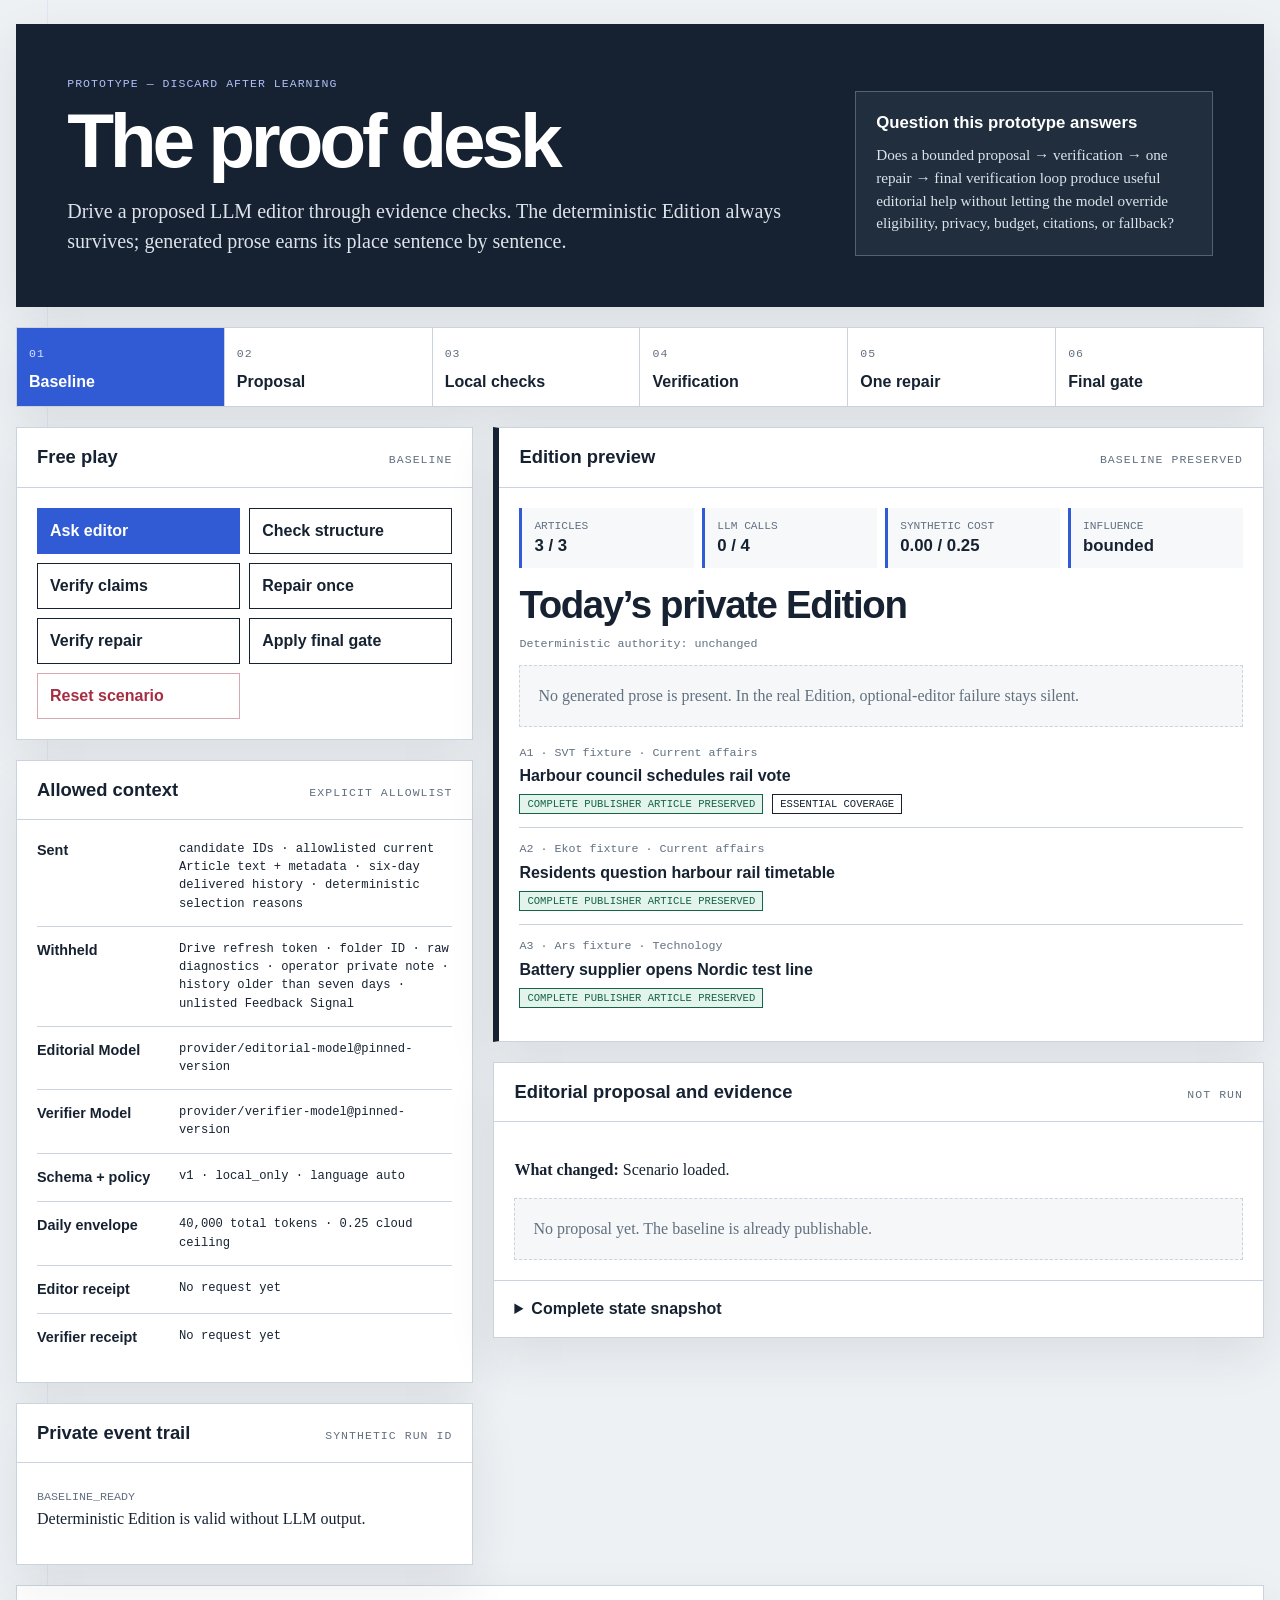
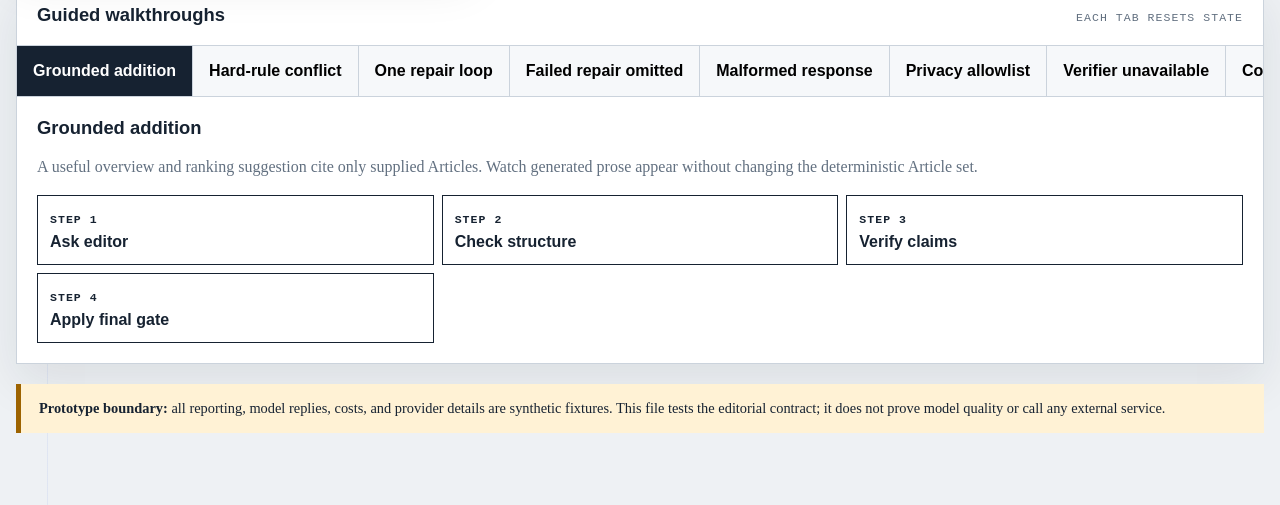
<file: prototypes/llm-editor/index.html>
<!DOCTYPE html>
<html lang="en">
<head>
  <meta charset="utf-8">
  <meta name="viewport" content="width=device-width, initial-scale=1">
  <title>LLM editor proof desk — throwaway prototype</title>
  <style>
    :root {
      --paper: #eef1f4;
      --sheet: #ffffff;
      --ink: #162231;
      --muted: #627080;
      --rule: #cbd3dc;
      --blue: #315bd5;
      --blue-soft: #e6ecff;
      --amber: #9d6300;
      --amber-soft: #fff2d5;
      --red: #a52e43;
      --red-soft: #ffe8ec;
      --green: #176348;
      --green-soft: #e2f4ec;
      --shadow: 0 18px 45px rgba(22, 34, 49, 0.09);
      --display: "Avenir Next", Avenir, "Segoe UI", sans-serif;
      --body: Charter, "Bitstream Charter", Georgia, serif;
      --utility: ui-monospace, "SFMono-Regular", Consolas, monospace;
    }

    * { box-sizing: border-box; }

    body {
      margin: 0;
      color: var(--ink);
      background:
        linear-gradient(90deg, transparent 0 47px, rgba(49, 91, 213, 0.08) 47px 48px, transparent 48px),
        var(--paper);
      font-family: var(--body);
      line-height: 1.5;
    }

    button { font: inherit; }
    button:focus-visible, summary:focus-visible { outline: 3px solid #86a2ff; outline-offset: 3px; }

    .shell { width: min(1480px, calc(100% - 32px)); margin: 24px auto 72px; }

    .masthead {
      display: grid;
      grid-template-columns: minmax(0, 1.7fr) minmax(280px, 0.8fr);
      gap: 28px;
      padding: clamp(24px, 4vw, 56px);
      background: var(--ink);
      color: #fff;
      box-shadow: var(--shadow);
    }

    .kicker, .label, .status, .step-number {
      font-family: var(--utility);
      font-size: 0.72rem;
      letter-spacing: 0.09em;
      text-transform: uppercase;
    }

    .kicker { color: #aebff7; }
    h1 { max-width: 820px; margin: 12px 0 18px; font: 700 clamp(2.3rem, 6vw, 5.8rem)/0.96 var(--display); letter-spacing: -0.055em; }
    .lede { max-width: 780px; margin: 0; color: #dce3eb; font-size: clamp(1rem, 1.7vw, 1.25rem); }
    .question { align-self: end; padding: 20px; border: 1px solid #536170; background: #202e3d; }
    .question strong { display: block; margin-bottom: 10px; font: 650 1.05rem/1.3 var(--display); }
    .question p { margin: 0; color: #dce3eb; font-size: 0.95rem; }

    .pipeline {
      display: grid;
      grid-template-columns: repeat(6, 1fr);
      gap: 1px;
      margin: 20px 0;
      background: var(--rule);
      border: 1px solid var(--rule);
      box-shadow: var(--shadow);
    }

    .pipeline-step { min-height: 74px; padding: 12px; background: var(--sheet); }
    .pipeline-step .step-number { color: var(--muted); }
    .pipeline-step strong { display: block; margin-top: 6px; font-family: var(--display); }
    .pipeline-step.active { background: var(--blue); color: #fff; }
    .pipeline-step.active .step-number { color: #dbe4ff; }
    .pipeline-step.done { background: var(--green-soft); }
    .pipeline-step.failed { background: var(--red-soft); }

    .workspace { display: grid; grid-template-columns: minmax(0, 0.92fr) minmax(420px, 1.55fr); gap: 20px; align-items: start; }
    .stack { display: grid; gap: 20px; }
    .panel { background: var(--sheet); border: 1px solid var(--rule); box-shadow: var(--shadow); }
    .panel-head { display: flex; justify-content: space-between; gap: 16px; align-items: baseline; padding: 18px 20px; border-bottom: 1px solid var(--rule); }
    .panel-head h2 { margin: 0; font: 700 1.15rem/1.2 var(--display); }
    .panel-body { padding: 20px; }
    .status { color: var(--muted); }
    .status.good { color: var(--green); }
    .status.warn { color: var(--amber); }
    .status.bad { color: var(--red); }

    .actions { display: grid; grid-template-columns: repeat(2, minmax(0, 1fr)); gap: 9px; }
    .action {
      min-height: 46px;
      border: 1px solid var(--ink);
      background: #fff;
      color: var(--ink);
      cursor: pointer;
      padding: 10px 12px;
      text-align: left;
      font-family: var(--display);
      font-weight: 650;
    }
    .action:hover { background: var(--blue-soft); border-color: var(--blue); }
    .action.primary { background: var(--blue); border-color: var(--blue); color: #fff; }
    .action.reset { color: var(--red); border-color: #d8a7b0; }

    .metrics { display: grid; grid-template-columns: repeat(auto-fit, minmax(120px, 1fr)); gap: 8px; margin-bottom: 18px; }
    .metric { padding: 12px; background: #f6f8fa; border-left: 3px solid var(--blue); }
    .metric span { display: block; color: var(--muted); font: 0.7rem var(--utility); text-transform: uppercase; }
    .metric strong { display: block; margin-top: 4px; font: 700 1.05rem var(--display); }

    .article, .addition, .finding, .event, .manifest-row { border-top: 1px solid var(--rule); padding: 13px 0; }
    .article:first-child, .addition:first-child, .finding:first-child, .event:first-child, .manifest-row:first-child { border-top: 0; padding-top: 0; }
    .article h3, .addition h3 { margin: 4px 0; font: 700 1rem/1.25 var(--display); }
    .meta { color: var(--muted); font-family: var(--utility); font-size: 0.73rem; }
    .badge { display: inline-block; margin-right: 5px; padding: 3px 7px; border: 1px solid currentColor; font: 0.66rem var(--utility); text-transform: uppercase; }
    .badge.ai { color: var(--blue); background: var(--blue-soft); }
    .badge.supported { color: var(--green); background: var(--green-soft); }
    .badge.unsupported, .badge.omitted { color: var(--red); background: var(--red-soft); }
    .badge.uncertain { color: var(--amber); background: var(--amber-soft); }
    .citation { color: var(--blue); font: 0.72rem var(--utility); white-space: nowrap; }

    .edition-preview { border-left: 6px solid var(--ink); }
    .edition-title { margin: 0 0 6px; font: 750 clamp(1.6rem, 3vw, 2.5rem)/1 var(--display); letter-spacing: -0.035em; }
    .empty-addition { padding: 18px; color: var(--muted); background: #f5f7f9; border: 1px dashed var(--rule); }

    .tabs { display: flex; overflow-x: auto; border-bottom: 1px solid var(--rule); }
    .tab { flex: 0 0 auto; border: 0; border-right: 1px solid var(--rule); padding: 13px 16px; background: #f6f8fa; cursor: pointer; font-family: var(--display); font-weight: 650; }
    .tab[aria-selected="true"] { background: var(--ink); color: #fff; }
    .walkthrough { display: grid; gap: 16px; }
    .walkthrough h3 { margin: 0; font: 700 1.15rem var(--display); }
    .walkthrough p { margin: 0; color: var(--muted); }
    .guided-steps { display: grid; grid-template-columns: repeat(3, minmax(0, 1fr)); gap: 8px; }
    .guided-steps button { min-height: 52px; }

    .manifest-row { display: grid; grid-template-columns: 130px 1fr; gap: 12px; font-size: 0.9rem; }
    .manifest-row strong { font-family: var(--display); }
    .manifest-row code { font-family: var(--utility); font-size: 0.76rem; overflow-wrap: anywhere; }

    details { border-top: 1px solid var(--rule); }
    summary { padding: 16px 20px; cursor: pointer; font-family: var(--display); font-weight: 700; }
    pre { max-height: 520px; overflow: auto; margin: 0; padding: 20px; background: #101923; color: #dce7f3; font: 0.75rem/1.55 var(--utility); white-space: pre-wrap; }

    .prototype-note { margin-top: 20px; padding: 14px 18px; background: var(--amber-soft); border-left: 5px solid var(--amber); font-size: 0.9rem; }
    .walkthrough-panel { margin-top: 20px; }
    .articles { margin-top: 18px; }

    @media (max-width: 980px) {
      .masthead, .workspace { grid-template-columns: 1fr; }
      .pipeline { grid-template-columns: repeat(3, 1fr); }
    }
    @media (max-width: 620px) {
      .shell { width: min(100% - 16px, 1480px); margin-top: 8px; }
      .masthead { padding: 24px 20px; }
      .pipeline { grid-template-columns: repeat(2, 1fr); }
      .actions, .guided-steps, .metrics { grid-template-columns: 1fr; }
      .manifest-row { grid-template-columns: 1fr; gap: 3px; }
    }
    @media (prefers-reduced-motion: reduce) { * { scroll-behavior: auto !important; } }
  </style>
</head>
<body>
  <main class="shell">
    <header class="masthead">
      <div>
        <div class="kicker">Prototype — discard after learning</div>
        <h1>The proof desk</h1>
        <p class="lede">Drive a proposed LLM editor through evidence checks. The deterministic Edition always survives; generated prose earns its place sentence by sentence.</p>
      </div>
      <aside class="question">
        <strong>Question this prototype answers</strong>
        <p>Does a bounded proposal → verification → one repair → final verification loop produce useful editorial help without letting the model override eligibility, privacy, budget, citations, or fallback?</p>
      </aside>
    </header>

    <section id="pipeline" class="pipeline" aria-label="Editorial verification pipeline"></section>

    <div class="workspace">
      <div class="stack">
        <section class="panel">
          <div class="panel-head">
            <h2>Free play</h2>
            <span id="phaseStatus" class="status"></span>
          </div>
          <div class="panel-body">
            <div class="actions">
              <button type="button" class="action primary" data-action="REQUEST_PROPOSAL">Ask editor</button>
              <button type="button" class="action" data-action="VALIDATE_PROPOSAL">Check structure</button>
              <button type="button" class="action" data-action="VERIFY">Verify claims</button>
              <button type="button" class="action" data-action="REPAIR">Repair once</button>
              <button type="button" class="action" data-action="REVERIFY">Verify repair</button>
              <button type="button" class="action" data-action="APPLY_GATE">Apply final gate</button>
              <button type="button" class="action reset" data-action="RESET">Reset scenario</button>
            </div>
          </div>
        </section>

        <section class="panel">
          <div class="panel-head">
            <h2>Allowed context</h2>
            <span class="status">explicit allowlist</span>
          </div>
          <div id="manifest" class="panel-body"></div>
        </section>

        <section class="panel">
          <div class="panel-head">
            <h2>Private event trail</h2>
            <span class="status">synthetic Run ID</span>
          </div>
          <div id="events" class="panel-body"></div>
        </section>
      </div>

      <div class="stack">
        <section class="panel edition-preview">
          <div class="panel-head">
            <h2>Edition preview</h2>
            <span id="editionStatus" class="status"></span>
          </div>
          <div id="edition" class="panel-body"></div>
        </section>

        <section class="panel">
          <div class="panel-head">
            <h2>Editorial proposal and evidence</h2>
            <span id="proposalStatus" class="status"></span>
          </div>
          <div id="evidence" class="panel-body"></div>
          <details>
            <summary>Complete state snapshot</summary>
            <pre id="stateDump"></pre>
          </details>
        </section>
      </div>
    </div>

    <section class="panel walkthrough-panel">
      <div class="panel-head">
        <h2>Guided walkthroughs</h2>
        <span class="status">each tab resets state</span>
      </div>
      <div id="tabs" class="tabs" role="tablist" aria-label="Prototype scenarios"></div>
      <div id="walkthrough" class="panel-body"></div>
    </section>

    <p class="prototype-note"><strong>Prototype boundary:</strong> all reporting, model replies, costs, and provider details are synthetic fixtures. This file tests the editorial contract; it does not prove model quality or call any external service.</p>
  </main>

  <script>
    const EditorLoop = (() => {
      const ARTICLES = [
        { id: "A1", source: "SVT fixture", section: "Current affairs", title: "Harbour council schedules rail vote", selected: true, essential: true },
        { id: "A2", source: "Ekot fixture", section: "Current affairs", title: "Residents question harbour rail timetable", selected: true, essential: false },
        { id: "A3", source: "Ars fixture", section: "Technology", title: "Battery supplier opens Nordic test line", selected: true, essential: false },
        { id: "M1", source: "Muted fixture", section: "Technology", title: "Rumour repeats an old launch claim", selected: false, essential: false }
      ];

      const SCENARIOS = {
        happy: {
          title: "Grounded addition",
          description: "A useful overview and ranking suggestion cite only supplied Articles. Watch generated prose appear without changing the deterministic Article set.",
          proposal: "grounded", verification: "supported", repair: "none", costCap: 0.25, estimatedWorstCase: 0.07,
          steps: ["REQUEST_PROPOSAL", "VALIDATE_PROPOSAL", "VERIFY", "APPLY_GATE"]
        },
        authority: {
          title: "Hard-rule conflict",
          description: "The editor tries to revive a muted Article and overrule Essential Coverage. Local validation must reject the proposal before verification.",
          proposal: "authority_violation", verification: "unused", repair: "none", costCap: 0.25, estimatedWorstCase: 0.07,
          steps: ["REQUEST_PROPOSAL", "VALIDATE_PROPOSAL", "APPLY_GATE"]
        },
        repair: {
          title: "One repair loop",
          description: "One unsupported claim is found. The editor gets one repair, and the repaired prose must pass a second verification before publication.",
          proposal: "unsupported", verification: "unsupported", repair: "successful", costCap: 0.25, estimatedWorstCase: 0.09,
          steps: ["REQUEST_PROPOSAL", "VALIDATE_PROPOSAL", "VERIFY", "REPAIR", "REVERIFY", "APPLY_GATE"]
        },
        failedRepair: {
          title: "Failed repair omitted",
          description: "The single repair still contains an unsupported claim. No second repair is allowed; all optional output is omitted.",
          proposal: "unsupported", verification: "unsupported", repair: "failed", costCap: 0.25, estimatedWorstCase: 0.09,
          steps: ["REQUEST_PROPOSAL", "VALIDATE_PROPOSAL", "VERIFY", "REPAIR", "REVERIFY", "APPLY_GATE"]
        },
        malformed: {
          title: "Malformed response",
          description: "The provider returns invalid structured output. No verifier call is made and the deterministic Edition remains untouched.",
          proposal: "malformed", verification: "unused", repair: "none", costCap: 0.25, estimatedWorstCase: 0.07,
          steps: ["REQUEST_PROPOSAL", "VALIDATE_PROPOSAL", "APPLY_GATE"]
        },
        privacy: {
          title: "Privacy allowlist",
          description: "Sensitive sentinels exist in private state but are excluded from both editor and verifier receipts. Only explicitly allowed fields cross the boundary.",
          proposal: "grounded", verification: "supported", repair: "none", costCap: 0.25, estimatedWorstCase: 0.07,
          steps: ["REQUEST_PROPOSAL", "VALIDATE_PROPOSAL", "VERIFY", "APPLY_GATE"]
        },
        verifier: {
          title: "Verifier unavailable",
          description: "The proposal is structurally valid but cannot be verified. The optional layer stays silent; the baseline Edition still publishes.",
          proposal: "grounded", verification: "unavailable", repair: "none", costCap: 0.25, estimatedWorstCase: 0.07,
          steps: ["REQUEST_PROPOSAL", "VALIDATE_PROPOSAL", "VERIFY", "APPLY_GATE"]
        },
        cost: {
          title: "Cost reserve stop",
          description: "Worst-case proposal, verification, repair, and re-verification cost cannot be reserved. No provider call occurs.",
          proposal: "grounded", verification: "unused", repair: "none", costCap: 0.04, estimatedWorstCase: 0.09,
          steps: ["REQUEST_PROPOSAL", "APPLY_GATE"]
        }
      };

      const PHASES = ["baseline", "proposal", "structure", "verification", "repair", "gate"];

      function copy(value) { return JSON.parse(JSON.stringify(value)); }

      function initialState(scenarioKey = "happy") {
        const scenario = SCENARIOS[scenarioKey];
        return {
          scenarioKey,
          scenario: copy(scenario),
          runId: "proto-run-14",
          phase: "baseline",
          calls: { used: 0, maximum: 4, estimatedSpent: 0, ceiling: scenario.costCap, worstCaseReserve: scenario.estimatedWorstCase },
          models: {
            editorial: "provider/editorial-model@pinned-version",
            verifier: "provider/verifier-model@pinned-version",
            evaluatedPair: true
          },
          editorialInfluence: "bounded",
          contract: {
            schemaVersion: 1,
            sourceProcessing: "local_only",
            editorialLanguage: "auto",
            wordLimits: { articleSummary: 80, revisionSummary: 120, mainSectionOverview: 180 },
            evidenceRetentionDays: 90,
            evidenceBytesPerRun: 262144,
            totalTokenCeiling: 40000
          },
          manifest: {
            sent: ["candidate IDs", "allowlisted current Article text + metadata", "six-day delivered history", "deterministic selection reasons"],
            withheld: ["Drive refresh token", "folder ID", "raw diagnostics", "operator private note", "history older than seven days", "unlisted Feedback Signal"],
            editorReceipt: [],
            verifierReceipt: []
          },
          deterministic: {
            selectedArticleIds: ["A1", "A2", "A3"],
            essentialArticleIds: ["A1"],
            excludedArticleIds: ["M1"],
            budget: { maxArticles: 3, filled: 3 },
            authority: "unchanged"
          },
          proposal: null,
          structure: { status: "not_checked", reasons: [] },
          verification: { status: "not_run", findings: [] },
          repair: { attempted: false, status: "not_run" },
          outcome: { status: "baseline_ready", additions: [], suggestions: [], readerNote: null },
          events: [{ code: "BASELINE_READY", message: "Deterministic Edition is valid without LLM output." }],
          lastChange: "Scenario loaded."
        };
      }

      function groundedProposal(kind) {
        const unsupported = kind === "unsupported";
        return {
          schemaVersion: 1,
          validJson: kind !== "malformed",
          ranking: [
            { articleId: "A2", editorialPriority: "raise", reason: "Adds a resident perspective", citations: ["A2"] }
          ],
          clusterSuggestions: [
            { candidateIds: ["A1", "A2"], eventLabel: "Harbour rail vote", evidence: ["A1", "A2"], status: "advisory" }
          ],
          additions: [
            {
              id: "OVERVIEW-1",
              type: "Main Section Overview",
              section: "Current affairs",
              claims: [
                { id: "C1", text: "The harbour rail plan returns to the council for a scheduled vote.", citations: ["A1"] },
                { id: "C2", text: unsupported ? "The plan will cut every resident’s travel costs." : "Residents are questioning the proposed timetable.", citations: ["A2"] }
              ]
            },
            {
              id: "SUMMARY-A3",
              type: "Article Summary",
              articleId: "A3",
              claims: [
                { id: "C3", text: "A Nordic battery test line is opening for supplier trials.", citations: ["A3"] }
              ]
            }
          ]
        };
      }

      function proposalFor(kind) {
        if (kind === "malformed") return { raw: "{ additions: [ missing quote ]", validJson: false };
        if (kind === "authority_violation") {
          const proposal = groundedProposal("grounded");
          proposal.ranking.unshift({ articleId: "M1", editorialPriority: "raise", reason: "Include muted rumour", citations: ["M1"] });
          proposal.ranking.push({ articleId: "A1", editorialPriority: "lower", reason: "Remove essential item", citations: ["A1"] });
          return proposal;
        }
        return groundedProposal(kind);
      }

      function structuralCheck(state) {
        if (!state.proposal || state.proposal.validJson === false) return ["Response is not valid schema-conforming JSON."];
        const refs = [];
        (state.proposal.ranking || []).forEach(item => refs.push(item.articleId));
        (state.proposal.clusterSuggestions || []).forEach(item => refs.push(...item.candidateIds));
        (state.proposal.additions || []).forEach(addition => addition.claims.forEach(claim => refs.push(...claim.citations)));
        const forbidden = refs.filter(id => !state.deterministic.selectedArticleIds.includes(id));
        const reasons = [];
        if (forbidden.length) reasons.push(`References ineligible or unsupplied IDs: ${[...new Set(forbidden)].join(", ")}.`);
        if ((state.proposal.ranking || []).some(item => state.deterministic.essentialArticleIds.includes(item.articleId) && item.editorialPriority === "lower")) {
          reasons.push("Attempts to lower deterministic Essential Coverage.");
        }
        return reasons;
      }

      function findingsFor(state, repaired = false) {
        const claims = (state.proposal?.additions || []).flatMap(addition => addition.claims);
        if (repaired) return claims.map(claim => ({ claimId: claim.id, status: "supported", citations: claim.citations }));
        return claims.map(claim => ({
          claimId: claim.id,
          status: state.scenario.verification === "unsupported" && claim.id === "C2" ? "unsupported" : "supported",
          citations: claim.citations
        }));
      }

      function addEvent(next, code, message) {
        next.events.push({ code, message });
        next.lastChange = message;
        return next;
      }

      function fallback(next, code, reason) {
        next.phase = "gate";
        next.outcome = { status: "deterministic_fallback", additions: [], suggestions: [], readerNote: null };
        next.deterministic.authority = "unchanged";
        return addEvent(next, code, reason);
      }

      function reduce(state, action) {
        if (action.type === "RESET") return initialState(state.scenarioKey);
        if (action.type === "LOAD_SCENARIO") return initialState(action.scenarioKey);
        const next = copy(state);

        if (action.type === "REQUEST_PROPOSAL") {
          if (state.phase !== "baseline") return addEvent(next, "ACTION_IGNORED", "Editor can only start from the deterministic baseline.");
          if (state.calls.worstCaseReserve > state.calls.ceiling) return fallback(next, "COST_RESERVE_REJECTED", "Worst-case proposal, verification, repair, and re-verification cost cannot be reserved. No provider call made.");
          next.calls.used += 1;
          next.calls.estimatedSpent = 0.02;
          next.manifest.editorReceipt = [...next.manifest.sent];
          next.proposal = proposalFor(state.scenario.proposal);
          next.phase = "proposal";
          next.outcome.status = "proposal_received";
          return addEvent(next, "PROPOSAL_RECEIVED", "Structured editorial proposal received; deterministic Edition unchanged.");
        }

        if (action.type === "VALIDATE_PROPOSAL") {
          if (state.phase !== "proposal") return addEvent(next, "ACTION_IGNORED", "Structure can only be checked after a proposal arrives.");
          const reasons = structuralCheck(next);
          next.structure = { status: reasons.length ? "rejected" : "accepted", reasons };
          next.phase = "structure";
          if (reasons.length) return addEvent(next, "PROPOSAL_REJECTED", "Local structure or authority checks rejected the proposal before verification.");
          return addEvent(next, "PROPOSAL_ACCEPTED", "JSON shape, citation IDs, and deterministic authority checks passed.");
        }

        if (action.type === "VERIFY") {
          if (state.phase !== "structure" || state.structure.status !== "accepted") return addEvent(next, "ACTION_IGNORED", "Claims can only be verified after local checks pass.");
          if (state.scenario.verification === "unavailable") return fallback(next, "VERIFIER_UNAVAILABLE", "Verifier unavailable; all optional output discarded without a reader-facing error.");
          next.calls.used += 1;
          next.calls.estimatedSpent = 0.04;
          next.manifest.verifierReceipt = [...next.manifest.sent];
          next.verification.findings = findingsFor(next, false);
          const failed = next.verification.findings.some(item => item.status !== "supported");
          next.verification.status = failed ? "repair_required" : "supported";
          next.phase = "verification";
          return addEvent(next, failed ? "CLAIM_REJECTED" : "CLAIMS_SUPPORTED", failed ? "At least one claim is unsupported; one repair is available." : "Every factual sentence is supported by supplied citations.");
        }

        if (action.type === "REPAIR") {
          if (state.phase !== "verification" || state.verification.status !== "repair_required") return addEvent(next, "ACTION_IGNORED", "Repair is available only after a failed verification.");
          next.calls.used += 1;
          next.calls.estimatedSpent = 0.06;
          next.repair = { attempted: true, status: "received" };
          if (state.scenario.repair === "successful") {
            const claim = next.proposal.additions.flatMap(addition => addition.claims).find(item => item.id === "C2");
            claim.text = "Residents are questioning the proposed timetable.";
            claim.citations = ["A2"];
          }
          next.phase = "repair";
          return addEvent(next, "REPAIR_RECEIVED", "One repaired proposal received. New prose remains unpublished until verified again.");
        }

        if (action.type === "REVERIFY") {
          if (state.phase !== "repair") return addEvent(next, "ACTION_IGNORED", "Only repaired prose can enter final verification.");
          next.calls.used += 1;
          next.calls.estimatedSpent = 0.08;
          next.verification.findings = findingsFor(next, state.scenario.repair === "successful");
          const failed = next.verification.findings.some(item => item.status !== "supported");
          next.verification.status = failed ? "rejected_final" : "supported_after_repair";
          next.phase = "verification";
          return addEvent(next, failed ? "REPAIR_REJECTED" : "REPAIR_SUPPORTED", failed ? "Repaired prose still has unresolved claims; no further loop is allowed." : "The single repair passed fresh verification.");
        }

        if (action.type === "APPLY_GATE") {
          if (["supported", "supported_after_repair"].includes(state.verification.status) && state.structure.status === "accepted") {
            next.phase = "gate";
            next.outcome = {
              status: "enhanced",
              additions: copy(state.proposal.additions),
              suggestions: ["A2 receives a bounded editorial raise", "A1 + A2 sent to deterministic cluster evaluation"],
              readerNote: "AI-generated from the cited Articles and automatically reviewed."
            };
            next.deterministic.authority = "re-applied after advisory suggestions";
            return addEvent(next, "ENHANCEMENT_ACCEPTED", "Verified additions published; advisory suggestions passed back through deterministic constraints.");
          }
          if (["rejected", "rejected_final"].includes(state.structure.status) || state.verification.status === "rejected_final") {
            return fallback(next, "ENHANCEMENT_OMITTED", "Optional output failed its final gate; deterministic Edition retained.");
          }
          if (state.outcome.status === "deterministic_fallback") return addEvent(next, "FALLBACK_CONFIRMED", "Deterministic fallback already selected.");
          return addEvent(next, "ACTION_IGNORED", "Final gate needs verified prose or a terminal failure.");
        }

        return addEvent(next, "UNKNOWN_ACTION", `Unknown action: ${action.type}`);
      }

      return { ARTICLES, SCENARIOS, PHASES, initialState, reduce };
    })();

    let state = EditorLoop.initialState();

    const el = id => document.getElementById(id);
    const escapeHtml = value => String(value).replace(/[&<>"]/g, character => ({ "&": "&amp;", "<": "&lt;", ">": "&gt;", '"': "&quot;" })[character]);
    const phaseIndex = phase => ({ baseline: 0, proposal: 1, structure: 2, verification: 3, repair: 4, gate: 5 })[phase] ?? 0;

    function renderPipeline() {
      const active = phaseIndex(state.phase);
      const names = ["Baseline", "Proposal", "Local checks", "Verification", "One repair", "Final gate"];
      el("pipeline").innerHTML = names.map((name, index) => {
        let cls = "pipeline-step";
        if (index < active) cls += " done";
        if (index === active) cls += " active";
        if (state.outcome.status === "deterministic_fallback" && index === active) cls += " failed";
        return `<div class="${cls}"><span class="step-number">${String(index + 1).padStart(2, "0")}</span><strong>${name}</strong></div>`;
      }).join("");
    }

    function renderManifest() {
      const rows = [
        ["Sent", state.manifest.sent.join(" · ")],
        ["Withheld", state.manifest.withheld.join(" · ")],
        ["Editorial Model", state.models.editorial],
        ["Verifier Model", state.models.verifier],
        ["Schema + policy", `v${state.contract.schemaVersion} · ${state.contract.sourceProcessing} · language ${state.contract.editorialLanguage}`],
        ["Daily envelope", `${state.contract.totalTokenCeiling.toLocaleString()} total tokens · ${state.calls.ceiling.toFixed(2)} cloud ceiling`],
        ["Editor receipt", state.manifest.editorReceipt.length ? state.manifest.editorReceipt.join(" · ") : "No request yet"],
        ["Verifier receipt", state.manifest.verifierReceipt.length ? state.manifest.verifierReceipt.join(" · ") : "No request yet"]
      ];
      el("manifest").innerHTML = rows.map(([key, value]) => `<div class="manifest-row"><strong>${key}</strong><code>${escapeHtml(value)}</code></div>`).join("");
    }

    function renderEdition() {
      const enhanced = state.outcome.status === "enhanced";
      const additions = enhanced ? state.outcome.additions : [];
      const additionHtml = additions.length ? additions.map(addition => `
        <article class="addition">
          <span class="badge ai">${escapeHtml(addition.type)}</span>
          <h3>${escapeHtml(addition.section || `About ${addition.articleId}`)}</h3>
          ${addition.claims.map(claim => `<p>${escapeHtml(claim.text)} <span class="citation">[${claim.citations.join(", ")}]</span></p>`).join("")}
        </article>`).join("") : `<div class="empty-addition">No generated prose is present. In the real Edition, optional-editor failure stays silent.</div>`;
      const articles = EditorLoop.ARTICLES.filter(article => state.deterministic.selectedArticleIds.includes(article.id)).map(article => `
        <article class="article">
          <div class="meta">${article.id} · ${escapeHtml(article.source)} · ${escapeHtml(article.section)}</div>
          <h3>${escapeHtml(article.title)}</h3>
          <span class="badge supported">Complete publisher Article preserved</span>
          ${article.essential ? '<span class="badge">Essential Coverage</span>' : ''}
        </article>`).join("");
      el("edition").innerHTML = `
        <div class="metrics">
          <div class="metric"><span>Articles</span><strong>${state.deterministic.selectedArticleIds.length} / ${state.deterministic.budget.maxArticles}</strong></div>
          <div class="metric"><span>LLM calls</span><strong>${state.calls.used} / ${state.calls.maximum}</strong></div>
          <div class="metric"><span>Synthetic cost</span><strong>${state.calls.estimatedSpent.toFixed(2)} / ${state.calls.ceiling.toFixed(2)}</strong></div>
          <div class="metric"><span>Influence</span><strong>${escapeHtml(state.editorialInfluence)}</strong></div>
        </div>
        <h3 class="edition-title">Today’s private Edition</h3>
        <p class="meta">Deterministic authority: ${escapeHtml(state.deterministic.authority)}</p>
        ${enhanced ? `<p><span class="badge ai">Editorial Addition</span> ${escapeHtml(state.outcome.readerNote)}</p>` : ""}
        ${additionHtml}
        <div class="articles">${articles}</div>`;
      const status = enhanced ? "Verified enhancement" : state.outcome.status === "deterministic_fallback" ? "Deterministic fallback" : "Baseline preserved";
      el("editionStatus").textContent = status;
      el("editionStatus").className = `status ${enhanced ? "good" : state.outcome.status === "deterministic_fallback" ? "warn" : ""}`;
    }

    function renderEvidence() {
      const proposal = state.proposal;
      const findings = state.verification.findings || [];
      const additions = proposal?.additions || [];
      let html = `<p><strong>What changed:</strong> ${escapeHtml(state.lastChange)}</p>`;
      if (!proposal) html += `<div class="empty-addition">No proposal yet. The baseline is already publishable.</div>`;
      if (proposal?.validJson === false) html += `<div class="finding"><span class="badge unsupported">Malformed</span><p>Structured output cannot be parsed or validated.</p></div>`;
      additions.forEach(addition => {
        html += `<article class="addition"><div class="meta">${escapeHtml(addition.id)} · ${escapeHtml(addition.type)}</div>`;
        addition.claims.forEach(claim => {
          const finding = findings.find(item => item.claimId === claim.id);
          const status = finding?.status || "not verified";
          html += `<div class="finding"><span class="badge ${status === "supported" ? "supported" : status === "not verified" ? "" : "unsupported"}">${escapeHtml(status)}</span><p>${escapeHtml(claim.text)} <span class="citation">[${claim.citations.join(", ")}]</span></p></div>`;
        });
        html += `</article>`;
      });
      if (state.structure.reasons.length) html += state.structure.reasons.map(reason => `<div class="finding"><span class="badge unsupported">Local rejection</span><p>${escapeHtml(reason)}</p></div>`).join("");
      el("evidence").innerHTML = html;
      el("proposalStatus").textContent = state.verification.status.replaceAll("_", " ");
      el("proposalStatus").className = `status ${state.verification.status.includes("supported") ? "good" : state.verification.status.includes("reject") || state.structure.status === "rejected" ? "bad" : ""}`;
      el("stateDump").textContent = JSON.stringify(state, null, 2);
    }

    function renderEvents() {
      el("events").innerHTML = [...state.events].reverse().map(event => `<div class="event"><span class="meta">${escapeHtml(event.code)}</span><br>${escapeHtml(event.message)}</div>`).join("");
    }

    function renderTabs() {
      el("tabs").innerHTML = Object.entries(EditorLoop.SCENARIOS).map(([key, scenario]) => `<button type="button" class="tab" role="tab" aria-selected="${state.scenarioKey === key}" data-scenario="${key}">${escapeHtml(scenario.title)}</button>`).join("");
      const scenario = EditorLoop.SCENARIOS[state.scenarioKey];
      el("walkthrough").innerHTML = `<div class="walkthrough"><h3>${escapeHtml(scenario.title)}</h3><p>${escapeHtml(scenario.description)}</p><div class="guided-steps">${scenario.steps.map((step, index) => `<button type="button" class="action" data-action="${step}"><span class="step-number">Step ${index + 1}</span><br>${escapeHtml({ REQUEST_PROPOSAL: "Ask editor", VALIDATE_PROPOSAL: "Check structure", VERIFY: "Verify claims", REPAIR: "Repair once", REVERIFY: "Verify repair", APPLY_GATE: "Apply final gate" }[step])}</button>`).join("")}</div></div>`;
    }

    function render() {
      renderPipeline();
      renderManifest();
      renderEdition();
      renderEvidence();
      renderEvents();
      renderTabs();
      el("phaseStatus").textContent = state.phase;
    }

    document.addEventListener("click", event => {
      const scenarioButton = event.target.closest("[data-scenario]");
      if (scenarioButton) {
        state = EditorLoop.reduce(state, { type: "LOAD_SCENARIO", scenarioKey: scenarioButton.dataset.scenario });
        render();
        return;
      }
      const actionButton = event.target.closest("[data-action]");
      if (actionButton) {
        state = EditorLoop.reduce(state, { type: actionButton.dataset.action });
        render();
      }
    });

    render();
  </script>
</body>
</html>
</file>
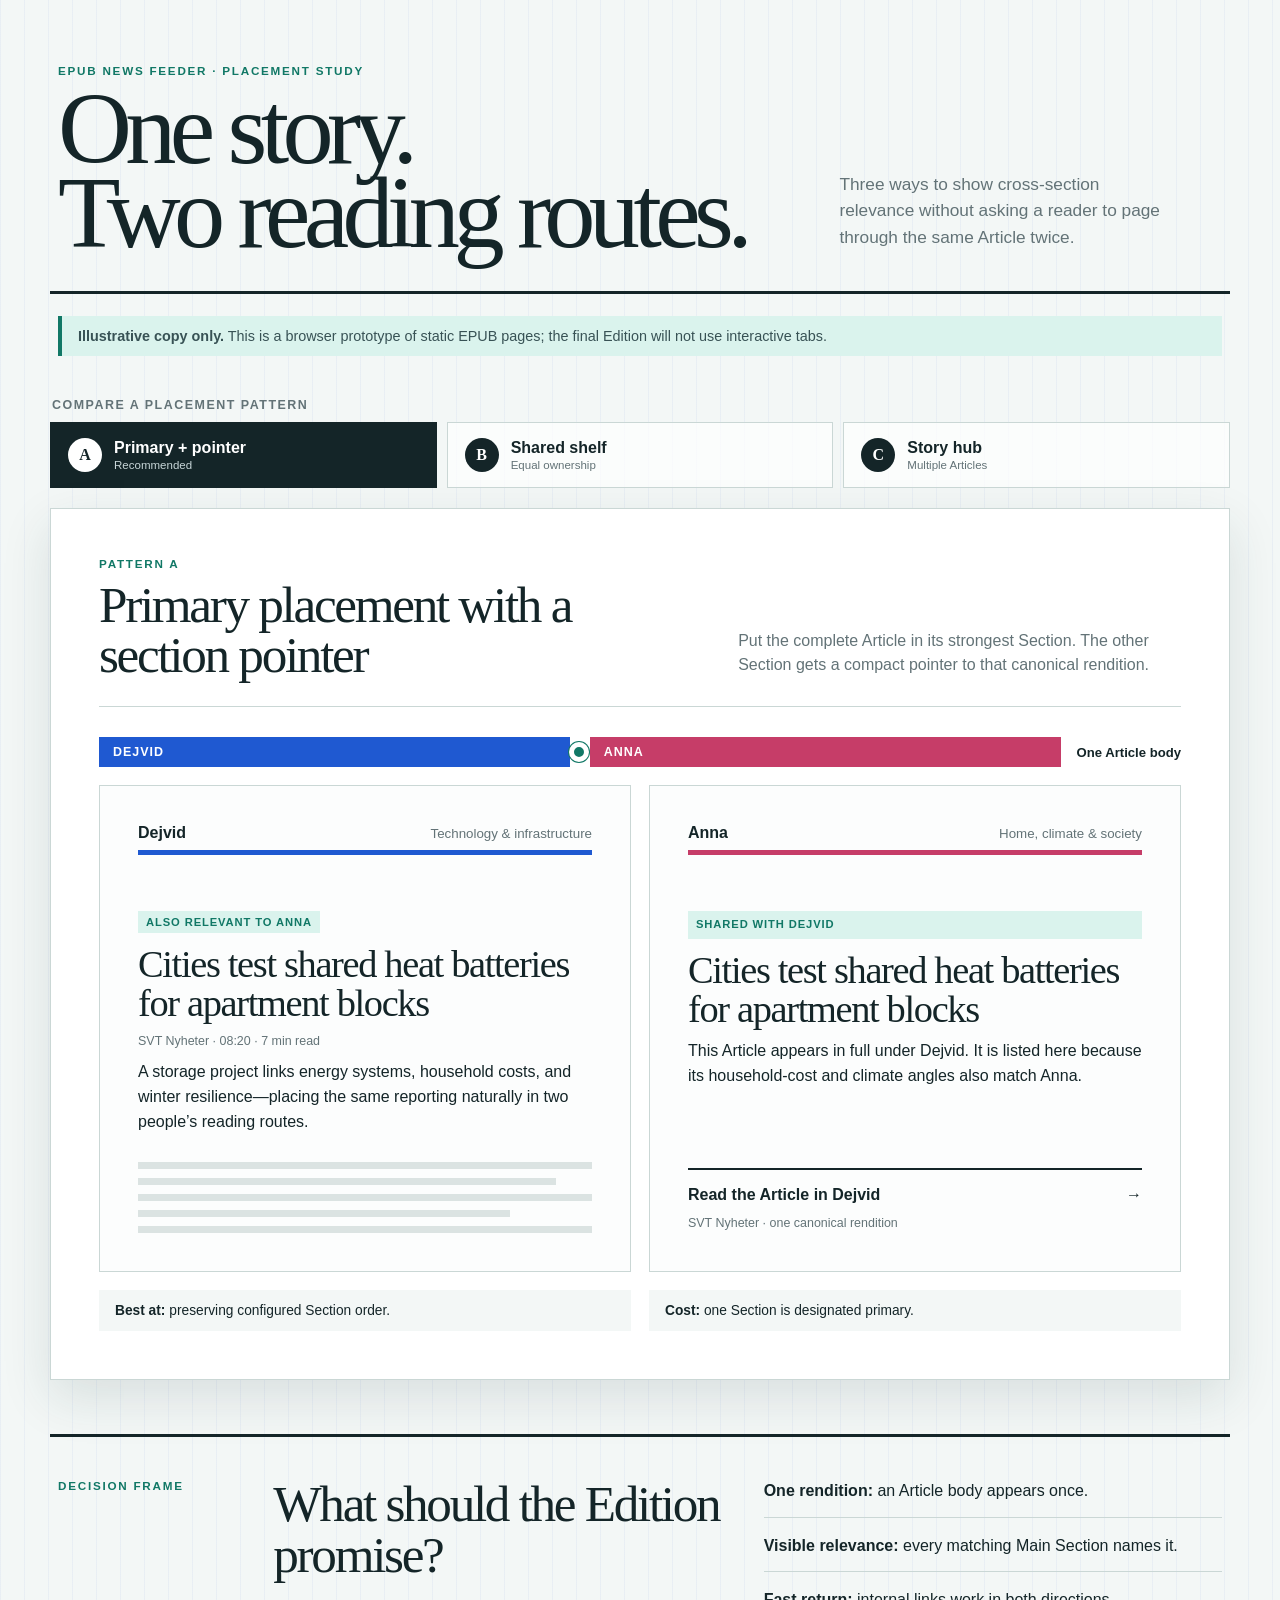
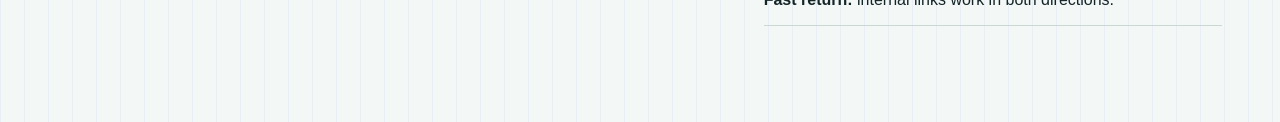
<file: prototypes/stories-spanning-sections/index.html>
<!DOCTYPE html>
<html lang="en">
  <head>
    <meta charset="utf-8">
    <meta name="viewport" content="width=device-width, initial-scale=1">
    <title>Cross-section story placement prototype</title>
    <link rel="stylesheet" href="styles.css">
  </head>
  <body>
    <main class="page-shell">
      <header class="masthead">
        <div>
          <p class="kicker">EPUB News Feeder · placement study</p>
          <h1>One story.<br>Two reading routes.</h1>
        </div>
        <p class="brief">
          Three ways to show cross-section relevance without asking a reader to
          page through the same Article twice.
        </p>
      </header>

      <aside class="prototype-note" aria-label="Prototype note">
        <strong>Illustrative copy only.</strong> This is a browser prototype of
        static EPUB pages; the final Edition will not use interactive tabs.
      </aside>

      <fieldset class="pattern-picker">
        <legend>Compare a placement pattern</legend>

        <input type="radio" name="pattern" id="pattern-a" checked>
        <label for="pattern-a">
          <span>A</span>
          Primary + pointer
          <small>Recommended</small>
        </label>

        <input type="radio" name="pattern" id="pattern-b">
        <label for="pattern-b">
          <span>B</span>
          Shared shelf
          <small>Equal ownership</small>
        </label>

        <input type="radio" name="pattern" id="pattern-c">
        <label for="pattern-c">
          <span>C</span>
          Story hub
          <small>Multiple Articles</small>
        </label>

        <div class="prototype-grid">
          <section class="pattern-panel" data-panel="a" aria-labelledby="a-title">
            <header class="pattern-intro">
              <div>
                <p class="option-label">Pattern A</p>
                <h2 id="a-title">Primary placement with a section pointer</h2>
              </div>
              <p>
                Put the complete Article in its strongest Section. The other
                Section gets a compact pointer to that canonical rendition.
              </p>
            </header>

            <div class="route-map" role="img" aria-label="Story route from Dejvid and Anna to one Article body">
              <span class="route route--dejvid">Dejvid</span>
              <span class="route-knot" aria-hidden="true"></span>
              <span class="route route--anna">Anna</span>
              <strong>One Article body</strong>
            </div>

            <div class="reader-spread">
              <article class="reader-page reader-page--full">
                <header class="section-marker section-marker--dejvid">
                  <span>Dejvid</span>
                  <small>Technology &amp; infrastructure</small>
                </header>
                <p class="story-flag">Also relevant to Anna</p>
                <h3>Cities test shared heat batteries for apartment blocks</h3>
                <p class="byline">SVT Nyheter · 08:20 · 7 min read</p>
                <p class="standfirst">
                  A storage project links energy systems, household costs, and
                  winter resilience—placing the same reporting naturally in two
                  people’s reading routes.
                </p>
                <div class="article-lines" role="img" aria-label="Placeholder article body">
                  <span></span><span></span><span></span><span></span><span></span>
                </div>
              </article>

              <article class="reader-page reader-page--pointer">
                <header class="section-marker section-marker--anna">
                  <span>Anna</span>
                  <small>Home, climate &amp; society</small>
                </header>
                <p class="pointer-label">Shared with Dejvid</p>
                <h3>Cities test shared heat batteries for apartment blocks</h3>
                <p>
                  This Article appears in full under Dejvid. It is listed here
                  because its household-cost and climate angles also match Anna.
                </p>
                <a href="#canonical-story">Read the Article in Dejvid <span>→</span></a>
                <p class="source-note">SVT Nyheter · one canonical rendition</p>
              </article>
            </div>

            <footer class="tradeoffs">
              <p><strong>Best at:</strong> preserving configured Section order.</p>
              <p><strong>Cost:</strong> one Section is designated primary.</p>
            </footer>
          </section>

          <section class="pattern-panel" data-panel="b" aria-labelledby="b-title">
            <header class="pattern-intro">
              <div>
                <p class="option-label">Pattern B</p>
                <h2 id="b-title">A shared shelf before personal Sections</h2>
              </div>
              <p>
                Promote cross-section Articles into a visible shared area. Both
                Main Sections point upward instead of owning the body.
              </p>
            </header>

            <div class="shared-shelf">
              <div class="shelf-heading">
                <p>Shared reading · 1 Article</p>
                <div class="section-pills">
                  <span class="pill pill--dejvid">Dejvid</span>
                  <span class="pill pill--anna">Anna</span>
                </div>
              </div>
              <h3>Cities test shared heat batteries for apartment blocks</h3>
              <p class="byline">SVT Nyheter · 08:20 · 7 min read</p>
              <p class="standfirst">
                One full Article lives here, before the Main Sections begin.
              </p>
            </div>

            <div class="toc-preview">
              <div class="toc-row toc-row--dejvid">
                <strong>Dejvid</strong>
                <span>Shared reading ↑ · Technology · Science</span>
              </div>
              <div class="toc-row toc-row--anna">
                <strong>Anna</strong>
                <span>Shared reading ↑ · Home · Current affairs</span>
              </div>
            </div>

            <footer class="tradeoffs">
              <p><strong>Best at:</strong> equal ownership and obvious sharing.</p>
              <p><strong>Cost:</strong> invents a new top-level placement.</p>
            </footer>
          </section>

          <section class="pattern-panel" data-panel="c" aria-labelledby="c-title">
            <header class="pattern-intro">
              <div>
                <p class="option-label">Pattern C</p>
                <h2 id="c-title">A Story Cluster hub with section bridges</h2>
              </div>
              <p>
                Use a hub when several distinct Articles cover one development.
                Each relevant Section links to the same cluster.
              </p>
            </header>

            <div class="cluster-layout">
              <aside class="cluster-bridge cluster-bridge--dejvid" aria-label="Bridge from Dejvid to Story Cluster">
                <span>From Dejvid</span>
                <strong>Energy systems</strong>
                <small>Go to Story Cluster →</small>
              </aside>

              <article class="cluster-hub">
                <p class="story-flag">Story Cluster · 2 Articles</p>
                <h3>Heat storage moves from industry into homes</h3>
                <p class="cluster-summary">
                  Two original reports, kept separate: Swedish deployment and
                  the technology making thermal storage cheaper.
                </p>
                <ol>
                  <li>
                    <strong>Cities test shared heat batteries…</strong>
                    <span>SVT Nyheter · Sweden</span>
                  </li>
                  <li>
                    <strong>Why thermal storage is getting cheaper</strong>
                    <span>Ars Technica · Technology</span>
                  </li>
                </ol>
              </article>

              <aside class="cluster-bridge cluster-bridge--anna" aria-label="Bridge from Anna to Story Cluster">
                <span>From Anna</span>
                <strong>Homes &amp; climate</strong>
                <small>Go to Story Cluster →</small>
              </aside>
            </div>

            <footer class="tradeoffs">
              <p><strong>Best at:</strong> plural reporting on one development.</p>
              <p><strong>Cost:</strong> heavier navigation for a single Article.</p>
            </footer>
          </section>
        </div>
      </fieldset>

      <section class="decision-frame" id="canonical-story">
        <p class="kicker">Decision frame</p>
        <h2>What should the Edition promise?</h2>
        <div>
          <p><strong>One rendition:</strong> an Article body appears once.</p>
          <p><strong>Visible relevance:</strong> every matching Main Section names it.</p>
          <p><strong>Fast return:</strong> internal links work in both directions.</p>
        </div>
      </section>
    </main>
  </body>
</html>
</file>
<file: prototypes/stories-spanning-sections/styles.css>
:root {
  --paper: #f3f7f6;
  --surface: #ffffff;
  --ink: #142528;
  --muted: #637377;
  --rule: #cad7d5;
  --dejvid: #1f59d1;
  --dejvid-soft: #e7efff;
  --anna: #c63d68;
  --anna-soft: #fde9ef;
  --shared: #117866;
  --shared-soft: #daf3ed;
  --shadow: 0 18px 48px rgba(24, 54, 57, 0.12);
  color-scheme: light;
  font-family: "Avenir Next", Avenir, "Segoe UI", sans-serif;
}

* {
  box-sizing: border-box;
}

body {
  margin: 0;
  color: var(--ink);
  background:
    linear-gradient(90deg, rgba(31, 89, 209, 0.05) 1px, transparent 1px) 0 0 / 24px 24px,
    var(--paper);
}

a {
  color: inherit;
}

.page-shell {
  width: min(1180px, calc(100% - 32px));
  margin: 0 auto;
  padding: 64px 0 80px;
}

.masthead {
  display: grid;
  grid-template-columns: 1.5fr 0.8fr;
  align-items: end;
  gap: 64px;
  padding: 0 8px 36px;
  border-bottom: 3px solid var(--ink);
}

.kicker,
.option-label {
  margin: 0 0 10px;
  color: var(--shared);
  font-size: 0.73rem;
  font-weight: 800;
  letter-spacing: 0.15em;
  text-transform: uppercase;
}

h1,
h2,
h3,
p {
  margin-top: 0;
}

h1,
h2,
h3 {
  font-family: Georgia, "Times New Roman", serif;
}

h1 {
  max-width: 760px;
  margin-bottom: 0;
  font-size: clamp(3rem, 8vw, 6.8rem);
  font-weight: 400;
  letter-spacing: -0.065em;
  line-height: 0.82;
}

.brief {
  max-width: 34ch;
  margin-bottom: 4px;
  color: var(--muted);
  font-size: 1.08rem;
  line-height: 1.55;
}

.prototype-note {
  margin: 22px 8px 0;
  padding: 12px 16px;
  border-left: 4px solid var(--shared);
  color: #385255;
  background: var(--shared-soft);
  font-size: 0.9rem;
}

.pattern-picker {
  display: grid;
  grid-template-columns: repeat(3, 1fr);
  gap: 10px;
  margin: 42px 0 0;
  padding: 0;
  border: 0;
}

.pattern-picker legend {
  grid-column: 1 / -1;
  width: 100%;
  margin-bottom: 10px;
  color: var(--muted);
  font-size: 0.78rem;
  font-weight: 800;
  letter-spacing: 0.12em;
  text-transform: uppercase;
}

.pattern-picker > input {
  position: absolute;
  inline-size: 1px;
  block-size: 1px;
  opacity: 0;
}

.pattern-picker > label {
  display: grid;
  grid-template-columns: auto 1fr;
  gap: 1px 12px;
  align-items: center;
  padding: 15px 17px;
  border: 1px solid var(--rule);
  background: rgba(255, 255, 255, 0.72);
  cursor: pointer;
  font-weight: 750;
}

.pattern-picker > label > span {
  grid-row: 1 / 3;
  display: grid;
  width: 34px;
  height: 34px;
  place-items: center;
  border-radius: 50%;
  color: var(--surface);
  background: var(--ink);
  font-family: Georgia, serif;
}

.pattern-picker > label small {
  color: var(--muted);
  font-size: 0.72rem;
  font-weight: 500;
}

.pattern-picker > input:focus-visible + label {
  outline: 3px solid var(--shared);
  outline-offset: 3px;
}

#pattern-a:checked + label,
#pattern-b:checked + label,
#pattern-c:checked + label {
  border-color: var(--ink);
  color: var(--surface);
  background: var(--ink);
}

#pattern-a:checked + label span,
#pattern-b:checked + label span,
#pattern-c:checked + label span {
  color: var(--ink);
  background: var(--surface);
}

#pattern-a:checked + label small,
#pattern-b:checked + label small,
#pattern-c:checked + label small {
  color: #c8d6d8;
}

.prototype-grid {
  grid-column: 1 / -1;
  margin-top: 10px;
}

.pattern-panel {
  display: none;
  padding: clamp(22px, 4vw, 48px);
  border: 1px solid var(--rule);
  background: var(--surface);
  box-shadow: var(--shadow);
}

#pattern-a:checked ~ .prototype-grid [data-panel="a"],
#pattern-b:checked ~ .prototype-grid [data-panel="b"],
#pattern-c:checked ~ .prototype-grid [data-panel="c"] {
  display: block;
}

.pattern-intro {
  display: grid;
  grid-template-columns: 1.15fr 0.85fr;
  gap: 40px;
  align-items: end;
  padding-bottom: 26px;
  border-bottom: 1px solid var(--rule);
}

.pattern-intro h2,
.decision-frame h2 {
  max-width: 20ch;
  margin-bottom: 0;
  font-size: clamp(2rem, 4vw, 3.6rem);
  font-weight: 400;
  letter-spacing: -0.045em;
  line-height: 0.98;
}

.pattern-intro > p {
  margin-bottom: 2px;
  color: var(--muted);
  line-height: 1.55;
}

.route-map {
  display: grid;
  grid-template-columns: 1fr 20px 1fr auto;
  align-items: center;
  gap: 0;
  margin: 30px 0 18px;
}

.route {
  padding: 8px 14px;
  color: var(--surface);
  font-size: 0.78rem;
  font-weight: 800;
  letter-spacing: 0.08em;
  text-transform: uppercase;
}

.route--dejvid {
  background: var(--dejvid);
}

.route--anna {
  background: var(--anna);
}

.route-knot {
  z-index: 1;
  width: 20px;
  height: 20px;
  margin-inline: -1px;
  border: 5px solid var(--surface);
  border-radius: 50%;
  background: var(--shared);
  box-shadow: 0 0 0 1px var(--shared);
}

.route-map strong {
  padding-left: 16px;
  font-size: 0.82rem;
}

.reader-spread {
  display: grid;
  grid-template-columns: 1fr 1fr;
  gap: 18px;
}

.reader-page {
  min-height: 460px;
  padding: clamp(22px, 4vw, 38px);
  border: 1px solid var(--rule);
  background: #fcfdfd;
}

.section-marker {
  display: flex;
  align-items: baseline;
  justify-content: space-between;
  gap: 14px;
  margin-bottom: 56px;
  padding-bottom: 8px;
  border-bottom: 5px solid;
}

.section-marker span {
  font-weight: 850;
}

.section-marker small {
  color: var(--muted);
}

.section-marker--dejvid {
  border-color: var(--dejvid);
}

.section-marker--anna {
  border-color: var(--anna);
}

.story-flag,
.pointer-label {
  display: inline-block;
  margin-bottom: 12px;
  padding: 5px 8px;
  color: var(--shared);
  background: var(--shared-soft);
  font-size: 0.7rem;
  font-weight: 800;
  letter-spacing: 0.08em;
  text-transform: uppercase;
}

.reader-page h3,
.shared-shelf h3,
.cluster-hub h3 {
  margin-bottom: 10px;
  font-size: clamp(1.55rem, 3vw, 2.45rem);
  font-weight: 400;
  letter-spacing: -0.035em;
  line-height: 1.02;
}

.byline,
.source-note {
  color: var(--muted);
  font-size: 0.78rem;
}

.standfirst,
.reader-page--pointer > p,
.cluster-summary {
  line-height: 1.55;
}

.article-lines {
  display: grid;
  gap: 9px;
  margin-top: 28px;
}

.article-lines span {
  height: 7px;
  background: #dbe3e2;
}

.article-lines span:nth-child(2) {
  width: 92%;
}

.article-lines span:nth-child(4) {
  width: 82%;
}

.reader-page--pointer {
  display: flex;
  flex-direction: column;
}

.reader-page--pointer a {
  display: flex;
  justify-content: space-between;
  gap: 12px;
  margin-top: auto;
  padding: 16px 0 10px;
  border-top: 2px solid var(--ink);
  font-weight: 800;
  text-decoration: none;
}

.reader-page--pointer a:focus-visible {
  outline: 3px solid var(--anna);
  outline-offset: 4px;
}

.source-note {
  margin-bottom: 0;
}

.tradeoffs {
  display: grid;
  grid-template-columns: 1fr 1fr;
  gap: 18px;
  margin-top: 18px;
}

.tradeoffs p {
  margin: 0;
  padding: 13px 16px;
  background: var(--paper);
  font-size: 0.86rem;
}

.shared-shelf {
  margin-top: 30px;
  padding: clamp(26px, 6vw, 66px);
  color: var(--surface);
  background: var(--shared);
}

.shelf-heading {
  display: flex;
  align-items: center;
  justify-content: space-between;
  gap: 20px;
  margin-bottom: 70px;
  padding-bottom: 12px;
  border-bottom: 1px solid rgba(255, 255, 255, 0.4);
}

.shelf-heading p {
  margin-bottom: 0;
  font-size: 0.8rem;
  font-weight: 800;
  letter-spacing: 0.08em;
  text-transform: uppercase;
}

.section-pills {
  display: flex;
  gap: 6px;
}

.pill {
  padding: 5px 9px;
  border: 1px solid currentColor;
  border-radius: 999px;
  font-size: 0.72rem;
  font-weight: 800;
}

.shared-shelf .standfirst {
  max-width: 46ch;
  margin-bottom: 0;
}

.toc-preview {
  margin-top: 20px;
  border-top: 1px solid var(--rule);
}

.toc-row {
  display: grid;
  grid-template-columns: 0.35fr 1fr;
  gap: 20px;
  padding: 20px;
  border-bottom: 1px solid var(--rule);
}

.toc-row--dejvid {
  border-left: 7px solid var(--dejvid);
}

.toc-row--anna {
  border-left: 7px solid var(--anna);
}

.toc-row span {
  color: var(--muted);
}

.cluster-layout {
  display: grid;
  grid-template-columns: 0.65fr 1.5fr 0.65fr;
  gap: 14px;
  align-items: stretch;
  margin-top: 30px;
}

.cluster-bridge,
.cluster-hub {
  padding: 24px;
}

.cluster-bridge {
  display: flex;
  min-height: 360px;
  flex-direction: column;
  justify-content: space-between;
  border-top: 8px solid;
  background: var(--paper);
}

.cluster-bridge span,
.cluster-bridge small {
  color: var(--muted);
  font-size: 0.72rem;
}

.cluster-bridge--dejvid {
  border-color: var(--dejvid);
}

.cluster-bridge--anna {
  border-color: var(--anna);
}

.cluster-hub {
  color: var(--surface);
  background: var(--ink);
}

.cluster-hub ol {
  margin: 34px 0 0;
  padding: 0;
  list-style: none;
}

.cluster-hub li {
  display: grid;
  gap: 5px;
  padding: 16px 0;
  border-top: 1px solid #617376;
}

.cluster-hub li span {
  color: #aebfc1;
  font-size: 0.76rem;
}

.decision-frame {
  display: grid;
  grid-template-columns: 0.4fr 1fr 1fr;
  gap: 32px;
  margin-top: 54px;
  padding: 42px 8px 0;
  border-top: 3px solid var(--ink);
}

.decision-frame > div {
  columns: 1;
}

.decision-frame > div p {
  padding-bottom: 14px;
  border-bottom: 1px solid var(--rule);
  line-height: 1.45;
}

@media (max-width: 760px) {
  .page-shell {
    width: min(100% - 20px, 620px);
    padding-top: 30px;
  }

  .masthead,
  .pattern-intro,
  .reader-spread,
  .tradeoffs,
  .decision-frame {
    grid-template-columns: 1fr;
    gap: 22px;
  }

  .masthead {
    align-items: start;
  }

  .pattern-picker {
    grid-template-columns: 1fr;
  }

  .pattern-picker legend,
  .prototype-grid {
    grid-column: 1;
  }

  .route-map {
    grid-template-columns: 1fr 18px 1fr;
  }

  .route-map strong {
    grid-column: 1 / -1;
    padding: 10px 0 0;
  }

  .reader-page {
    min-height: 0;
  }

  .reader-page--pointer a {
    margin-top: 60px;
  }

  .cluster-layout {
    grid-template-columns: 1fr;
  }

  .cluster-bridge {
    min-height: 150px;
  }

  .decision-frame .kicker {
    margin-bottom: 0;
  }
}

@media (prefers-reduced-motion: no-preference) {
  .pattern-panel {
    animation: enter 180ms ease-out;
  }

  @keyframes enter {
    from {
      opacity: 0;
      transform: translateY(5px);
    }
  }
}

@media print {
  body {
    background: #fff;
  }

  .page-shell {
    width: 100%;
    padding: 0;
  }

  .pattern-picker > input,
  .pattern-picker > label {
    display: none;
  }

  .pattern-panel {
    display: block;
    break-after: page;
    box-shadow: none;
  }
}
</file>
